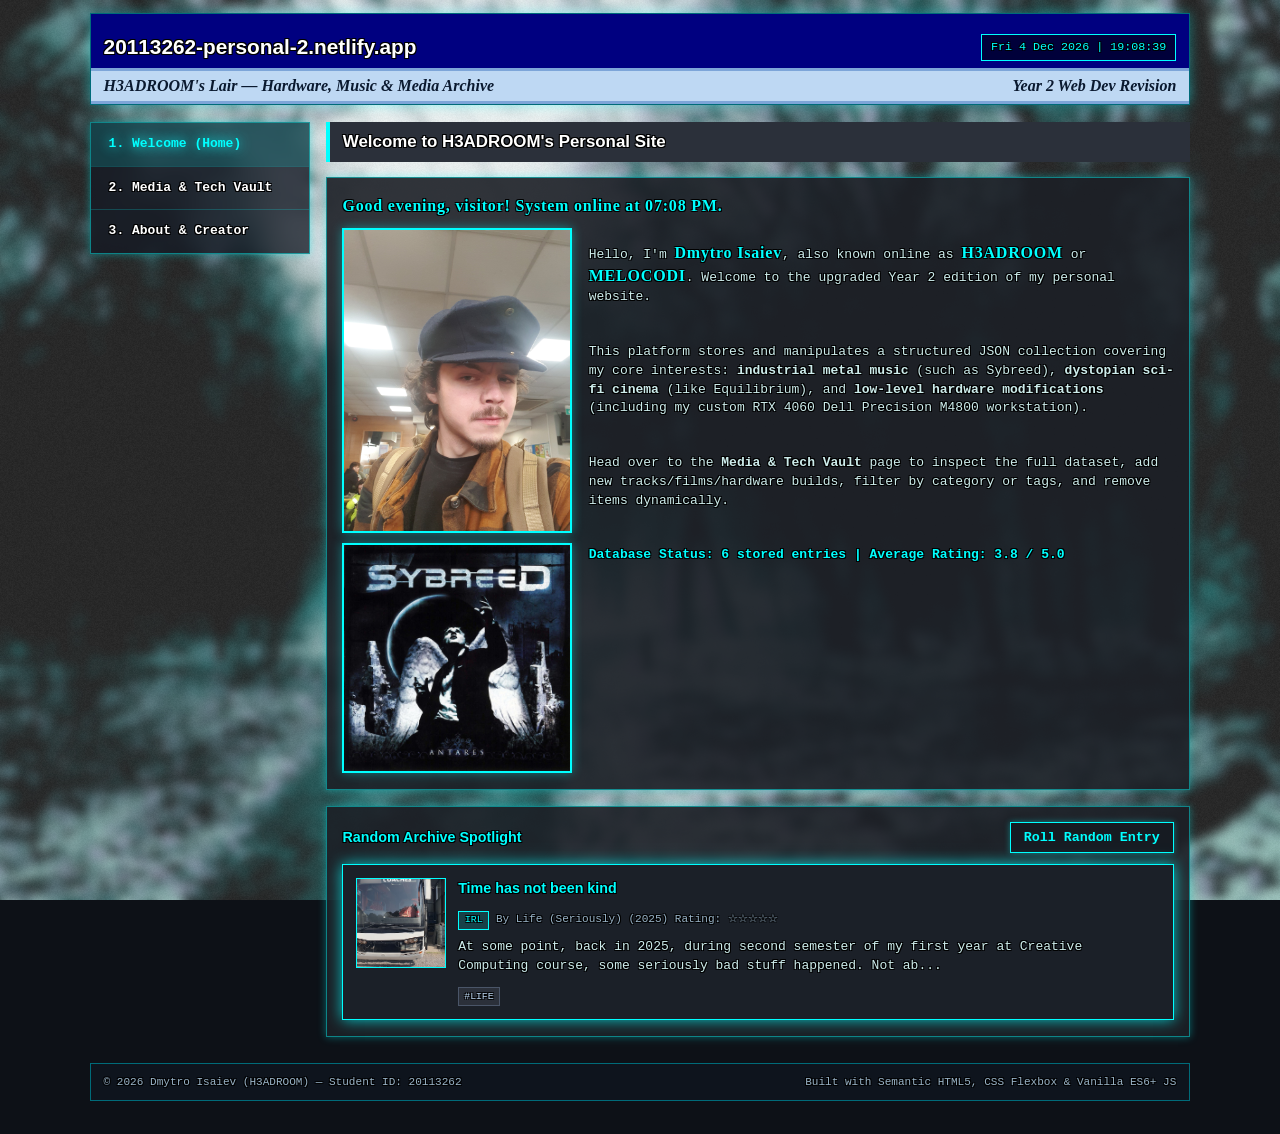
<file: index.html>
<!DOCTYPE html>
<html lang="en">
<head>
  <meta charset="UTF-8">
  <meta name="viewport" content="width=device-width, initial-scale=1.0">
  <title>H3ADROOM | Welcome</title>
  <link rel="stylesheet" href="css/style.css">
</head>
<body>
<div id="container">
  <header>
    <div class="header-top">
      <h1>20113262-personal-2.netlify.app</h1>
      <span id="live-clock" class="live-clock">Loading clock...</span>
    </div>
    <p id="tagline">
      <span>H3ADROOM's Lair — Hardware, Music &amp; Media Archive</span>
      <span>Year 2 Web Dev Revision</span>
    </p>
  </header>

  <div id="content">
    <nav>
      <ul>
        <li><a href="index.html" class="active">1. Welcome (Home)</a></li>
        <li><a href="collection.html">2. Media &amp; Tech Vault</a></li>
        <li><a href="about.html">3. About &amp; Creator</a></li>
      </ul>
    </nav>

    <main>
      <h2>Welcome to H3ADROOM's Personal Site</h2>

      <section class="panel">
        <p id="dynamic-greeting" class="fun" style="margin: 0;"></p>
        <div class="hero-row">
          <div class="hero-media">
            <img src="images/me.jpg" alt="Dmytro Isaiev (H3ADROOM)">
            <img src="images/albums/Antares.jpg" alt="Sybreed - Antares Album Art">
          </div>
          <div class="hero-text">
            <p>Hello, I'm <span class="fun">Dmytro Isaiev</span>, also known online as <span class="fun">H3ADROOM</span> or <span class="fun">MELOCODI</span>. Welcome to the upgraded Year 2 edition of my personal website.</p>
            <p>This platform stores and manipulates a structured JSON collection covering my core interests: <strong>industrial metal music</strong> (such as Sybreed), <strong>dystopian sci-fi cinema</strong> (like Equilibrium), and <strong>low-level hardware modifications</strong> (including my custom RTX 4060 Dell Precision M4800 workstation).</p>
            <p>Head over to the <strong>Media &amp; Tech Vault</strong> page to inspect the full dataset, add new tracks/films/hardware builds, filter by category or tags, and remove items dynamically.</p>
            <p id="home-stats" style="color: #00ffff; font-weight: bold;"></p>
          </div>
        </div>
      </section>

      <section class="panel">
        <div style="display: flex; justify-content: space-between; align-items: center; flex-wrap: wrap; gap: 0.5rem;">
          <h3 style="margin: 0;">Random Archive Spotlight</h3>
          <button type="button" id="random-spotlight-btn" class="btn">Roll Random Entry</button>
        </div>
        <div id="spotlight-box" class="cards-container"></div>
      </section>
    </main>
  </div>

  <footer>
    <span>&copy; 2026 Dmytro Isaiev (H3ADROOM) — Student ID: 20113262</span>
    <span>Built with Semantic HTML5, CSS Flexbox &amp; Vanilla ES6+ JS</span>
  </footer>
</div>

<script src="js/data.js"></script>
<script src="js/welcome.js"></script>
</body>
</html>
</file>
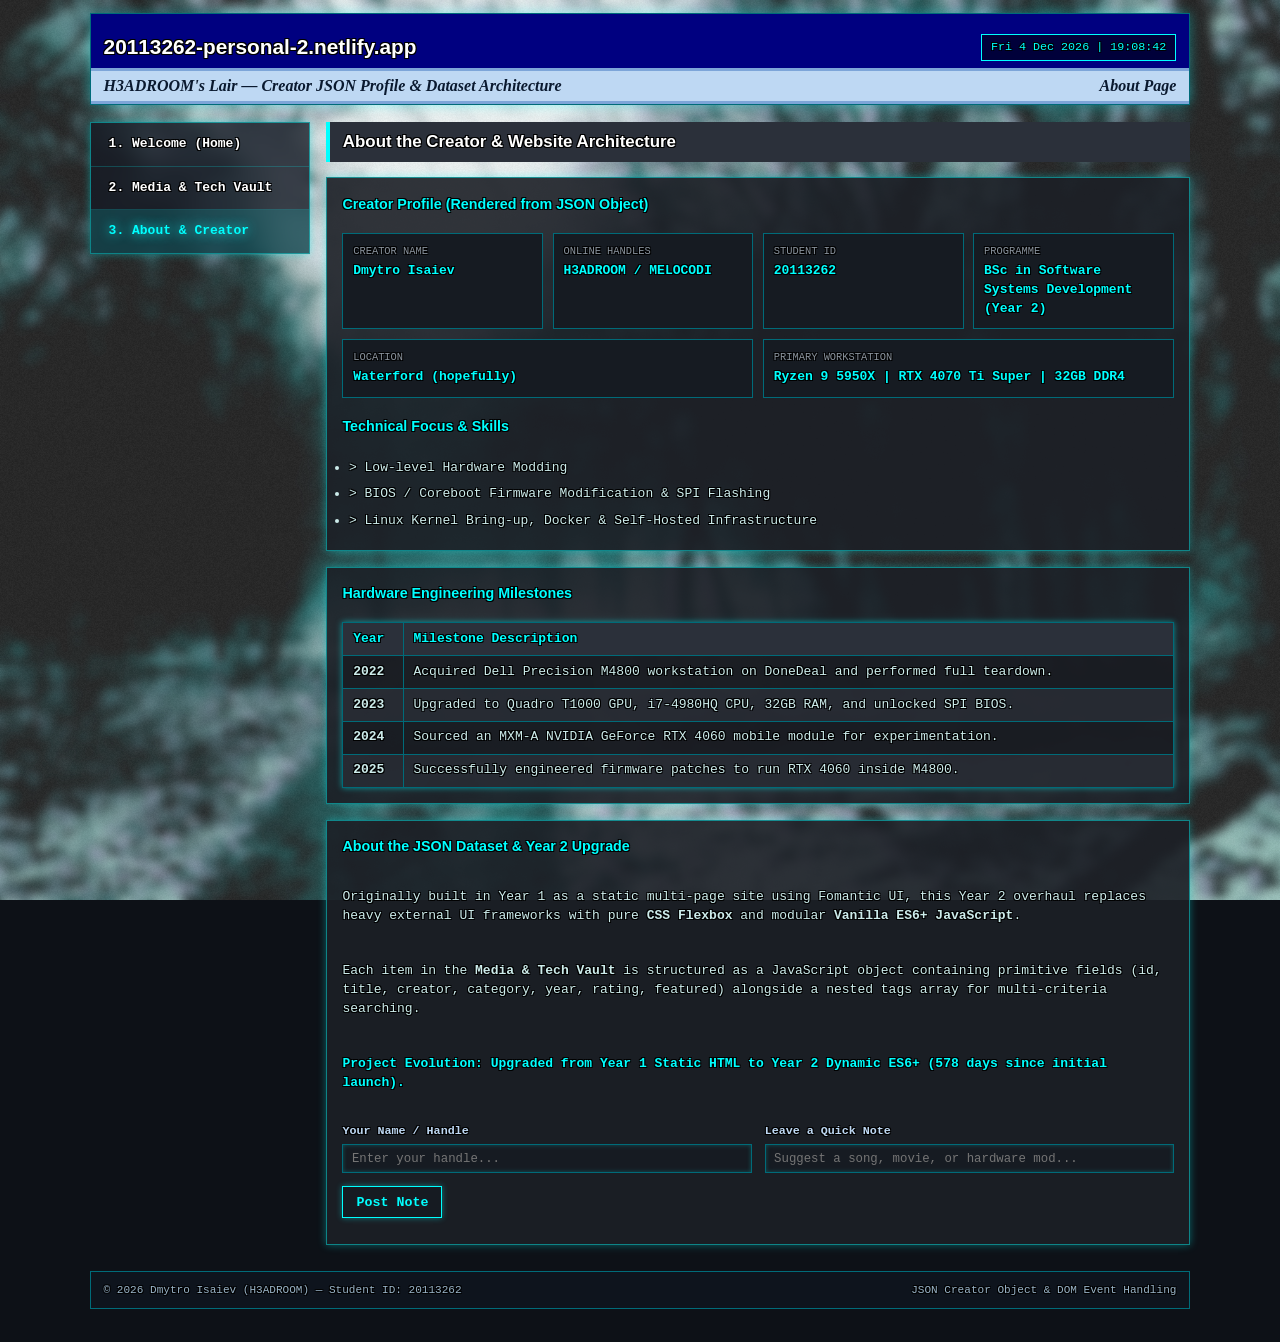
<file: about.html>
<!DOCTYPE html>
<html lang="en">
<head>
  <meta charset="UTF-8">
  <meta name="viewport" content="width=device-width, initial-scale=1.0">
  <title>H3ADROOM | About &amp; Creator</title>
  <link rel="stylesheet" href="css/style.css">
</head>
<body>
<div id="container">
  <header>
    <div class="header-top">
      <h1>20113262-personal-2.netlify.app</h1>
      <span id="live-clock" class="live-clock">Loading clock...</span>
    </div>
    <p id="tagline">
      <span>H3ADROOM's Lair — Creator JSON Profile &amp; Dataset Architecture</span>
      <span>About Page</span>
    </p>
  </header>

  <div id="content">
    <nav>
      <ul>
        <li><a href="index.html">1. Welcome (Home)</a></li>
        <li><a href="collection.html">2. Media &amp; Tech Vault</a></li>
        <li><a href="about.html" class="active">3. About &amp; Creator</a></li>
      </ul>
    </nav>

    <main>
      <h2>About the Creator &amp; Website Architecture</h2>

      <!-- Creator Profile rendered from JSON object -->
      <section class="panel">
        <h3>Creator Profile (Rendered from JSON Object)</h3>
        <div id="creator-profile-grid" class="profile-specs"></div>
        <h3 style="margin-top: 0.6rem;">Technical Focus &amp; Skills</h3>
        <ul id="creator-skills-list" style="padding-left: 0.5rem; margin: 0;"></ul>
      </section>

      <!-- Hardware Milestones from Year 1 Achievements -->
      <section class="panel">
        <h3>Hardware Engineering Milestones</h3>
        <table id="events">
          <thead>
            <tr>
              <th>Year</th>
              <th>Milestone Description</th>
            </tr>
          </thead>
          <tbody id="achievements-tbody"></tbody>
        </table>
      </section>

      <!-- Background on the JSON Data & Interactive Note -->
      <section class="panel">
        <h3>About the JSON Dataset &amp; Year 2 Upgrade</h3>
        <p>Originally built in Year 1 as a static multi-page site using Fomantic UI, this Year 2 overhaul replaces heavy external UI frameworks with pure <strong>CSS Flexbox</strong> and modular <strong>Vanilla ES6+ JavaScript</strong>.</p>
        <p>Each item in the <strong>Media &amp; Tech Vault</strong> is structured as a JavaScript object containing primitive fields (<code>id</code>, <code>title</code>, <code>creator</code>, <code>category</code>, <code>year</code>, <code>rating</code>, <code>featured</code>) alongside a nested <code>tags</code> array for multi-criteria searching.</p>
        <p id="project-uptime" style="color: #00ffff; font-weight: bold;"></p>

        <form id="feedback-form" class="form-grid" style="margin-top: 0.5rem;">
          <div class="form-group">
            <label for="visitor-name">Your Name / Handle</label>
            <input type="text" id="visitor-name" placeholder="Enter your handle..." required>
          </div>
          <div class="form-group">
            <label for="visitor-msg">Leave a Quick Note</label>
            <input type="text" id="visitor-msg" placeholder="Suggest a song, movie, or hardware mod..." required>
          </div>
          <div class="form-group full-width">
            <button type="submit" class="btn">Post Note</button>
          </div>
        </form>
        <div id="feedback-output"></div>
      </section>
    </main>
  </div>

  <footer>
    <span>&copy; 2026 Dmytro Isaiev (H3ADROOM) — Student ID: 20113262</span>
    <span>JSON Creator Object &amp; DOM Event Handling</span>
  </footer>
</div>

<script src="js/data.js"></script>
<script src="js/about.js"></script>
</body>
</html>
</file>
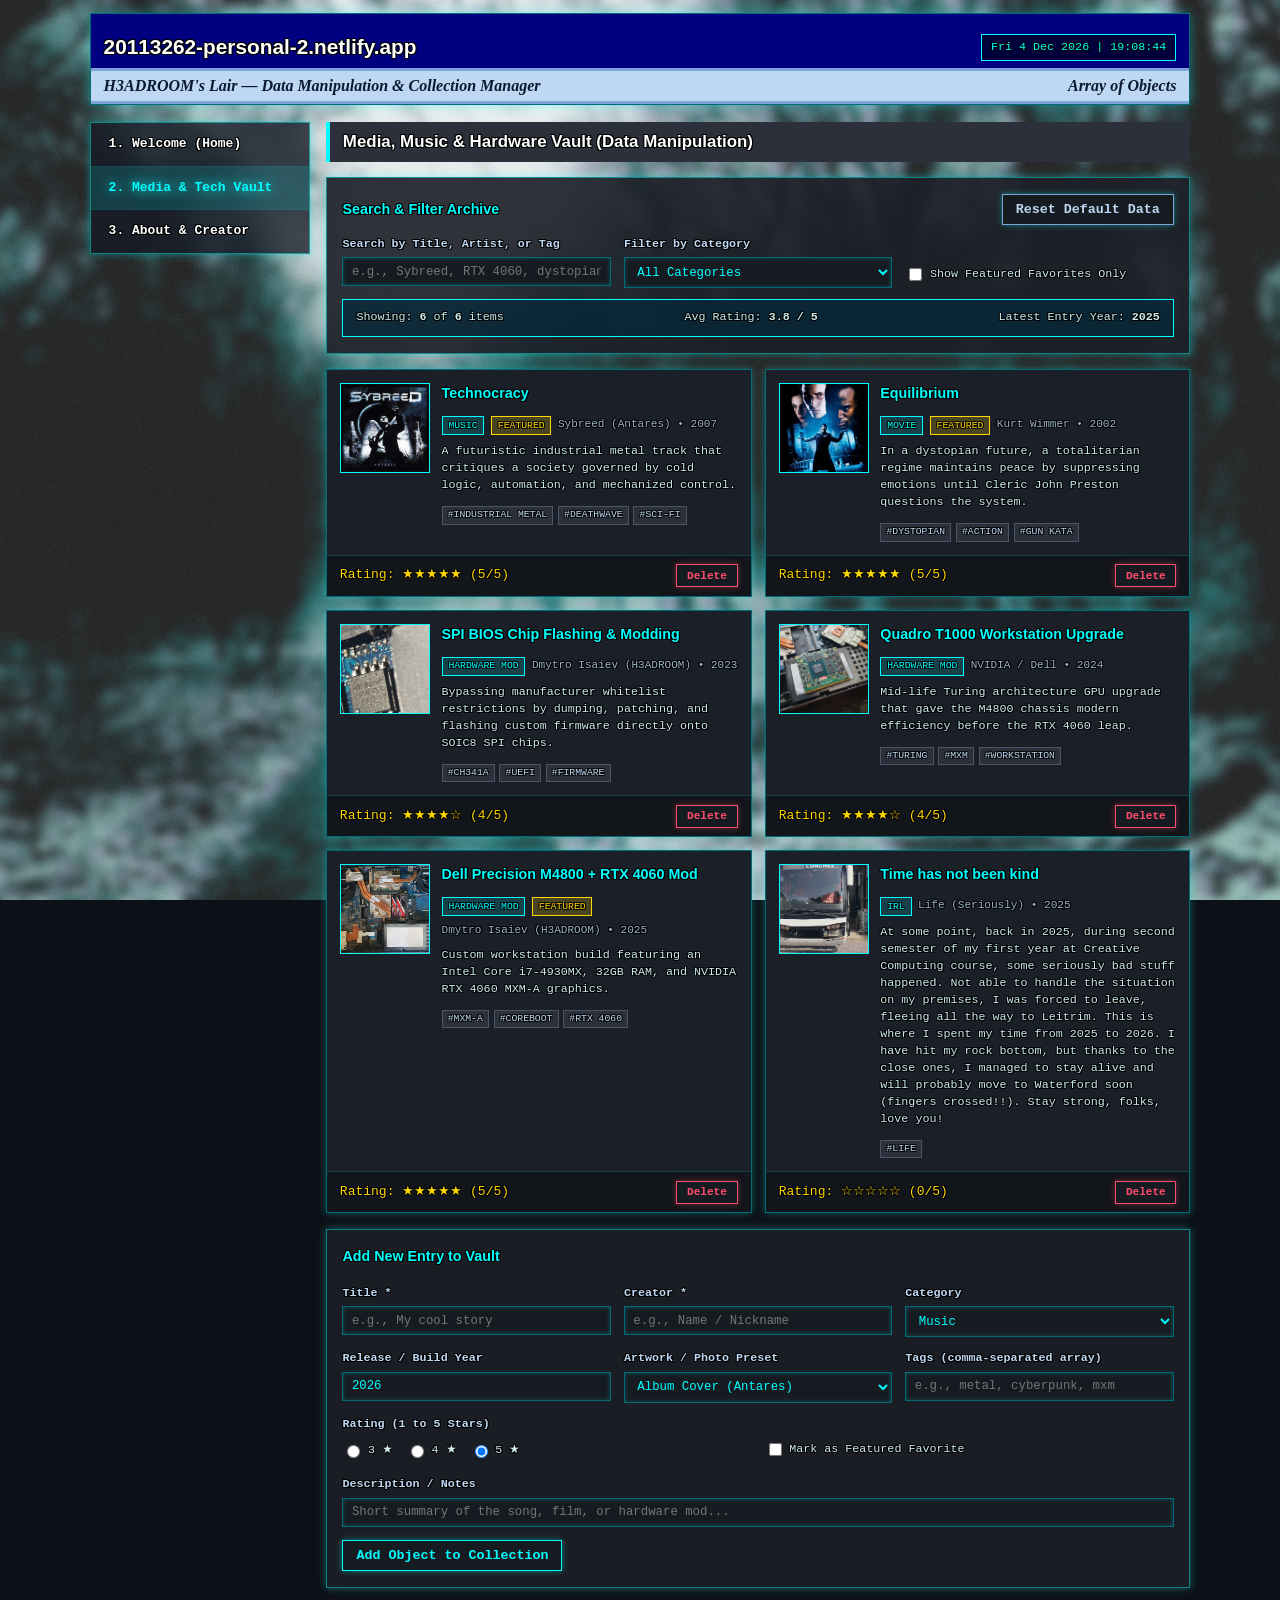
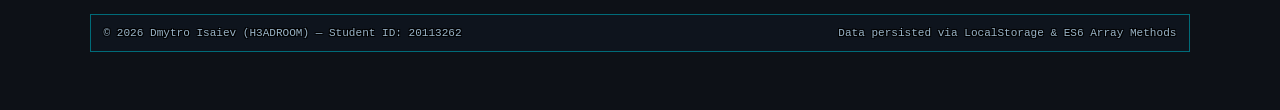
<file: collection.html>
<!DOCTYPE html>
<html lang="en">
<head>
  <meta charset="UTF-8">
  <meta name="viewport" content="width=device-width, initial-scale=1.0">
  <title>H3ADROOM | Media &amp; Tech Vault</title>
  <link rel="stylesheet" href="css/style.css">
</head>
<body>
<div id="container">
  <header>
    <div class="header-top">
      <h1>20113262-personal-2.netlify.app</h1>
      <span id="live-clock" class="live-clock">Loading clock...</span>
    </div>
    <p id="tagline">
      <span>H3ADROOM's Lair — Data Manipulation &amp; Collection Manager</span>
      <span>Array of Objects</span>
    </p>
  </header>

  <div id="content">
    <nav>
      <ul>
        <li><a href="index.html">1. Welcome (Home)</a></li>
        <li><a href="collection.html" class="active">2. Media &amp; Tech Vault</a></li>
        <li><a href="about.html">3. About &amp; Creator</a></li>
      </ul>
    </nav>

    <main>
      <h2>Media, Music &amp; Hardware Vault (Data Manipulation)</h2>

      <!-- search & filter section -->
      <section class="panel">
        <div style="display: flex; justify-content: space-between; align-items: center; flex-wrap: wrap; gap: 0.5rem;">
          <h3 style="margin: 0;">Search &amp; Filter Archive</h3>
          <button type="button" id="reset-data-btn" class="btn btn-secondary">Reset Default Data</button>
        </div>

        <div class="form-grid">
          <div class="form-group">
            <label for="search-input">Search by Title, Artist, or Tag</label>
            <input type="text" id="search-input" placeholder="e.g., Sybreed, RTX 4060, dystopian...">
          </div>

          <div class="form-group">
            <label for="category-filter">Filter by Category</label>
            <select id="category-filter">
              <option value="ALL">All Categories</option>
              <option value="Music">Music</option>
              <option value="Movie">Movie</option>
              <option value="Hardware Mod">Hardware Mod</option>
			  <option value="IRL">IRL</option>
            </select>
          </div>

          <div class="form-group" style="justify-content: flex-end;">
            <div class="checkbox-row">
              <label>
                <input type="checkbox" id="featured-only">
                Show Featured Favorites Only
              </label>
            </div>
          </div>
        </div>

        <div id="collection-stats" class="stats-bar"></div>
      </section>

      <!-- rendered cards container -->
      <section id="cards-container" class="cards-container"></section>

      <!-- add new object form -->
      <section class="panel">
        <h3>Add New Entry to Vault</h3>
        <form id="add-item-form" class="form-grid">
          <div class="form-group">
            <label for="item-title">Title *</label>
            <input type="text" id="item-title" placeholder="e.g., My cool story" required>
          </div>

          <div class="form-group">
            <label for="item-creator">Creator *</label>
            <input type="text" id="item-creator" placeholder="e.g., Name / Nickname" required>
          </div>

          <div class="form-group">
            <label for="item-category">Category</label>
            <select id="item-category">
              <option value="Music">Music</option>
              <option value="Movie">Movie</option>
              <option value="Hardware Mod">Hardware Mod</option>
			  <option value="IRL">IRL</option>
            </select>
          </div>

          <div class="form-group">
            <label for="item-year">Release / Build Year</label>
            <input type="number" id="item-year" min="1970" max="2030" value="2026">
          </div>

          <div class="form-group">
            <label for="item-image">Artwork / Photo Preset</label>
            <select id="item-image">
              <option value="images/albums/Antares.jpg">Album Cover (Antares)</option>
              <option value="images/movies/equilibrium.jpg">Movie Poster (Equilibrium)</option>
              <option value="images/tech/INSIDE_OF_THE_LAPTOP.jpg">Laptop Internals (M4800)</option>
              <option value="images/tech/BIOS_CHIPS.jpg">SPI BIOS Chips</option>
              <option value="images/tech/QUADRO_T1000_GPU.jpg">MXM GPU Module</option>
            </select>
          </div>

          <div class="form-group">
            <label for="item-tags">Tags (comma-separated array)</label>
            <input type="text" id="item-tags" placeholder="e.g., metal, cyberpunk, mxm">
          </div>

          <div class="form-group">
            <label>Rating (1 to 5 Stars)</label>
            <div class="radio-row">
              <label><input type="radio" name="item-rating" value="3"> 3 ★</label>
              <label><input type="radio" name="item-rating" value="4"> 4 ★</label>
              <label><input type="radio" name="item-rating" value="5" checked> 5 ★</label>
            </div>
          </div>

          <div class="form-group" style="justify-content: flex-end;">
            <div class="checkbox-row">
              <label>
                <input type="checkbox" id="item-featured">
                Mark as Featured Favorite
              </label>
            </div>
          </div>

          <div class="form-group full-width">
            <label for="item-desc">Description / Notes</label>
            <input type="text" id="item-desc" placeholder="Short summary of the song, film, or hardware mod...">
          </div>

          <div class="form-group full-width">
            <button type="submit" class="btn">Add Object to Collection</button>
          </div>
        </form>
      </section>
    </main>
  </div>

  <footer>
    <span>&copy; 2026 Dmytro Isaiev (H3ADROOM) — Student ID: 20113262</span>
    <span>Data persisted via LocalStorage &amp; ES6 Array Methods</span>
  </footer>
</div>

<script src="js/data.js"></script>
<script src="js/collection.js"></script>
</body>
</html>
</file>
<file: css/style.css>
/* My website - version 2.0 - 2026*/
*, *::before, *::after {
  box-sizing: border-box;
}

body, html {
  margin: 0;
  padding: 0;
  min-height: 100vh;
  background-color: #0d1117;
  background-image: url(../images/backgrounds/bg_blurred.png);
  background-size: cover;
  background-attachment: fixed;
  background-position: center;
  text-shadow: -1px -1px 0 #000, 1px -1px 0 #000, -1px 1px 0 #000, 1px 1px 0 #000;
  font-family: monospace;
  line-height: 1.45;
  color: #cdeceb;
}

#container {
  width: 86%;
  max-width: 1200px;
  margin: 0 auto;
  padding-bottom: 2.5rem;
  display: flex;
  flex-direction: column;
  min-height: 100vh;
}

header {
  background-color: navy;
  border: 1px solid #006b79;
  box-shadow: 0 0 12px rgba(0, 255, 255, 0.35);
  margin-top: 1rem;
  display: flex;
  flex-direction: column;
}

.header-top {
  display: flex;
  justify-content: space-between;
  align-items: center;
  flex-wrap: wrap;
  padding: 1.4rem 1rem 0.4rem 1rem;
}

h1 {
  font-size: 1.6rem;
  color: #ffffff;
  margin: 0;
  font-family: "Trebuchet MS", Helvetica, Arial, sans-serif;
}

.live-clock {
  color: #00ffff;
  font-size: 0.9rem;
  background: rgba(0, 0, 0, 0.55);
  padding: 0.3rem 0.7rem;
  border: 1px solid #00ffff;
}

#tagline {
  background: #bed8f3;
  color: #0a192f;
  text-shadow: none;
  font-style: italic;
  font-weight: bold;
  font-family: Georgia, Times, serif;
  border-top: 3px solid #7da5d8;
  border-bottom: 3px solid #7da5d8;
  padding: 0.3rem 1rem;
  margin: 0;
  display: flex;
  justify-content: space-between;
  align-items: center;
}

/* Main Flexbox Layout */
#content {
  display: flex;
  flex-direction: row;
  gap: 1.25rem;
  margin-top: 1.25rem;
  flex: 1;
}

nav {
  flex: 0 0 220px;
  display: flex;
  flex-direction: column;
}

nav ul {
  list-style-type: none;
  padding: 0;
  margin: 0;
  background: rgba(20, 25, 35, 0.75);
  backdrop-filter: blur(10px);
  border: 1px solid rgba(0, 255, 255, 0.45);
  box-shadow: 0 0 8px rgba(0, 255, 255, 0.4);
  display: flex;
  flex-direction: column;
}

nav ul li {
  border-bottom: 1px solid rgba(0, 255, 255, 0.2);
}

nav ul li:last-child {
  border-bottom: none;
}

nav ul li a {
  display: block;
  padding: 12px 18px;
  color: #ffffff;
  text-decoration: none;
  font-weight: bold;
  transition: background 0.2s, color 0.2s;
}

nav ul li a:hover,
nav ul li a.active {
  background: rgba(0, 255, 255, 0.15);
  color: #00ffff;
  text-shadow: 0 0 12px #00ffff;
}

main {
  flex: 1;
  display: flex;
  flex-direction: column;
  gap: 1.2rem;
}

h2 {
  margin: 0;
  padding: 0.6rem 1rem;
  color: #ffffff;
  background-color: #2b303a;
  border-left: 4px solid #00ffff;
  font-size: 1.3rem;
  font-family: "Trebuchet MS", Helvetica, Arial, sans-serif;
}

h3 {
  margin: 0 0 0.6rem 0;
  color: #00ffff;
  font-family: "Trebuchet MS", Helvetica, Arial, sans-serif;
  font-size: 1.1rem;
}

.fun {
  color: #00ffff;
  font-family: Georgia, Times, serif;
  letter-spacing: 0.05em;
  font-weight: bold;
}

/* Panels & Cards */
.panel {
  background-color: rgba(28, 32, 38, 0.9);
  border: 1px solid rgba(0, 255, 255, 0.45);
  box-shadow: 0 0 8px rgba(0, 255, 255, 0.35);
  padding: 1.2rem;
  display: flex;
  flex-direction: column;
  gap: 0.8rem;
}

.hero-row {
  display: flex;
  flex-direction: row;
  gap: 1.25rem;
  align-items: flex-start;
}

.hero-media {
  flex: 0 0 230px;
  display: flex;
  flex-direction: column;
  gap: 0.8rem;
}

.hero-media img {
  width: 100%;
  border: 2px solid #00ffff;
  box-shadow: 0 0 10px rgba(0, 255, 255, 0.4);
  display: block;
}

.hero-text {
  flex: 1;
  display: flex;
  flex-direction: column;
  gap: 0.75rem;
}

/* Buttons & Inputs */
.btn {
  background-color: #161b22;
  color: #00ffff;
  border: 1px solid #00ffff;
  padding: 0.55rem 1rem;
  font-family: monospace;
  font-weight: bold;
  cursor: pointer;
  box-shadow: 0 0 6px rgba(0, 255, 255, 0.4);
  transition: all 0.2s;
  align-self: flex-start;
}

.btn:hover {
  background-color: #00ffff;
  color: #000000;
  text-shadow: none;
}

.btn-danger {
  border-color: #ff4d6d;
  color: #ff4d6d;
  box-shadow: 0 0 6px rgba(255, 77, 109, 0.4);
  padding: 0.35rem 0.75rem;
  font-size: 0.85rem;
}

.btn-danger:hover {
  background-color: #ff4d6d;
  color: #ffffff;
}

.btn-secondary {
  border-color: #7da5d8;
  color: #bed8f3;
}

/* Forms */
.form-grid {
  display: flex;
  flex-wrap: wrap;
  gap: 1rem;
}

.form-group {
  flex: 1 1 220px;
  display: flex;
  flex-direction: column;
  gap: 0.35rem;
}

.form-group.full-width {
  flex: 1 1 100%;
}

label {
  color: #bed8f3;
  font-weight: bold;
  font-size: 0.9rem;
}

input[type="text"],
input[type="number"],
select,
textarea {
  background-color: #161b22;
  border: 1px solid #006b79;
  color: #00ffff;
  padding: 0.5rem 0.65rem;
  font-family: monospace;
  font-size: 0.95rem;
  box-shadow: inset 0 0 4px rgba(0, 255, 255, 0.25);
}

input:focus, select:focus, textarea:focus {
  outline: none;
  border-color: #00ffff;
  box-shadow: 0 0 8px rgba(0, 255, 255, 0.6);
}

.radio-row, .checkbox-row {
  display: flex;
  flex-wrap: wrap;
  gap: 1rem;
  align-items: center;
  padding: 0.35rem 0;
}

.radio-row label, .checkbox-row label {
  display: flex;
  align-items: center;
  gap: 0.35rem;
  cursor: pointer;
  font-weight: normal;
  color: #cdeceb;
}

/* Cards Flexbox Grid (Page 2) */
.cards-container {
  display: flex;
  flex-wrap: wrap;
  gap: 1rem;
}

.item-card {
  flex: 1 1 calc(50% - 1rem);
  min-width: 280px;
  background-color: #1b2028;
  border: 1px solid #006b79;
  box-shadow: 0 0 8px rgba(0, 255, 255, 0.3);
  display: flex;
  flex-direction: column;
  justify-content: space-between;
  transition: transform 0.2s, border-color 0.2s;
}

.item-card.highlighted {
  border-color: #00ffff;
  box-shadow: 0 0 14px rgba(0, 255, 255, 0.75);
}

.card-top {
  display: flex;
  flex-direction: row;
  gap: 0.9rem;
  padding: 1rem;
}

.card-thumb {
  width: 90px;
  height: 90px;
  object-fit: cover;
  border: 1px solid #00ffff;
  flex-shrink: 0;
}

.card-info {
  display: flex;
  flex-direction: column;
  gap: 0.35rem;
  flex: 1;
}

.card-meta {
  font-size: 0.85rem;
  color: #99b3c6;
  display: flex;
  flex-wrap: wrap;
  gap: 0.5rem;
}

.badge {
  background: rgba(0, 255, 255, 0.15);
  border: 1px solid #00ffff;
  color: #00ffff;
  padding: 0.1rem 0.45rem;
  font-size: 0.75rem;
}

.badge-featured {
  background: rgba(255, 215, 0, 0.2);
  border-color: #ffd700;
  color: #ffd700;
}

.tags-list {
  display: flex;
  flex-wrap: wrap;
  gap: 0.35rem;
  margin-top: 0.25rem;
}

.tag-pill {
  background: #2b303a;
  color: #bed8f3;
  padding: 0.1rem 0.4rem;
  font-size: 0.75rem;
  border: 1px solid #4a5568;
}

.card-footer {
  display: flex;
  justify-content: space-between;
  align-items: center;
  padding: 0.65rem 1rem;
  background: rgba(0, 0, 0, 0.35);
  border-top: 1px solid rgba(0, 255, 255, 0.2);
}

/* Stats Bar */
.stats-bar {
  display: flex;
  flex-wrap: wrap;
  justify-content: space-between;
  gap: 0.8rem;
  background: rgba(0, 40, 60, 0.65);
  border: 1px solid #00ffff;
  padding: 0.75rem 1rem;
  font-size: 0.9rem;
}

/* Table (Achievements on About page) */
table#events {
  color: #cdeceb;
  border-collapse: collapse;
  border: 1px solid #00ffff;
  width: 100%;
  box-shadow: 0 0 6px rgba(0, 255, 255, 0.5);
}

table#events th, table#events td {
  padding: 0.5rem 0.75rem;
  border: 1px solid #006b79;
  text-align: left;
}

table#events th {
  background: #2b303a;
  color: #00ffff;
}

table#events tr:nth-of-type(even) {
  background-color: rgba(40, 44, 52, 0.85);
}

table#events tr:nth-of-type(odd) {
  background-color: rgba(25, 28, 34, 0.85);
}

table#events tr:hover {
  background-color: rgba(0, 255, 255, 0.15);
}

/* Creator JSON Profile Grid */
.profile-specs {
  display: flex;
  flex-wrap: wrap;
  gap: 0.75rem;
}

.spec-box {
  flex: 1 1 200px;
  background: #161b22;
  border: 1px solid #006b79;
  padding: 0.75rem;
  display: flex;
  flex-direction: column;
  gap: 0.25rem;
}

.spec-label {
  color: #8b949e;
  font-size: 0.8rem;
  text-transform: uppercase;
}

.spec-value {
  color: #00ffff;
  font-weight: bold;
}

footer {
  margin-top: 2rem;
  padding: 0.8rem 1rem;
  background: rgba(15, 20, 30, 0.9);
  border: 1px solid #006b79;
  display: flex;
  justify-content: space-between;
  align-items: center;
  flex-wrap: wrap;
  font-size: 0.85rem;
  color: #99b3c6;
}

@media (max-width: 768px) {
  #container {
    width: 95%;
  }
  #content, .hero-row {
    flex-direction: column;
  }
  nav {
    flex: none;
    width: 100%;
  }
  .hero-media {
    flex: none;
    width: 100%;
    max-width: 280px;
  }
}
</file>
